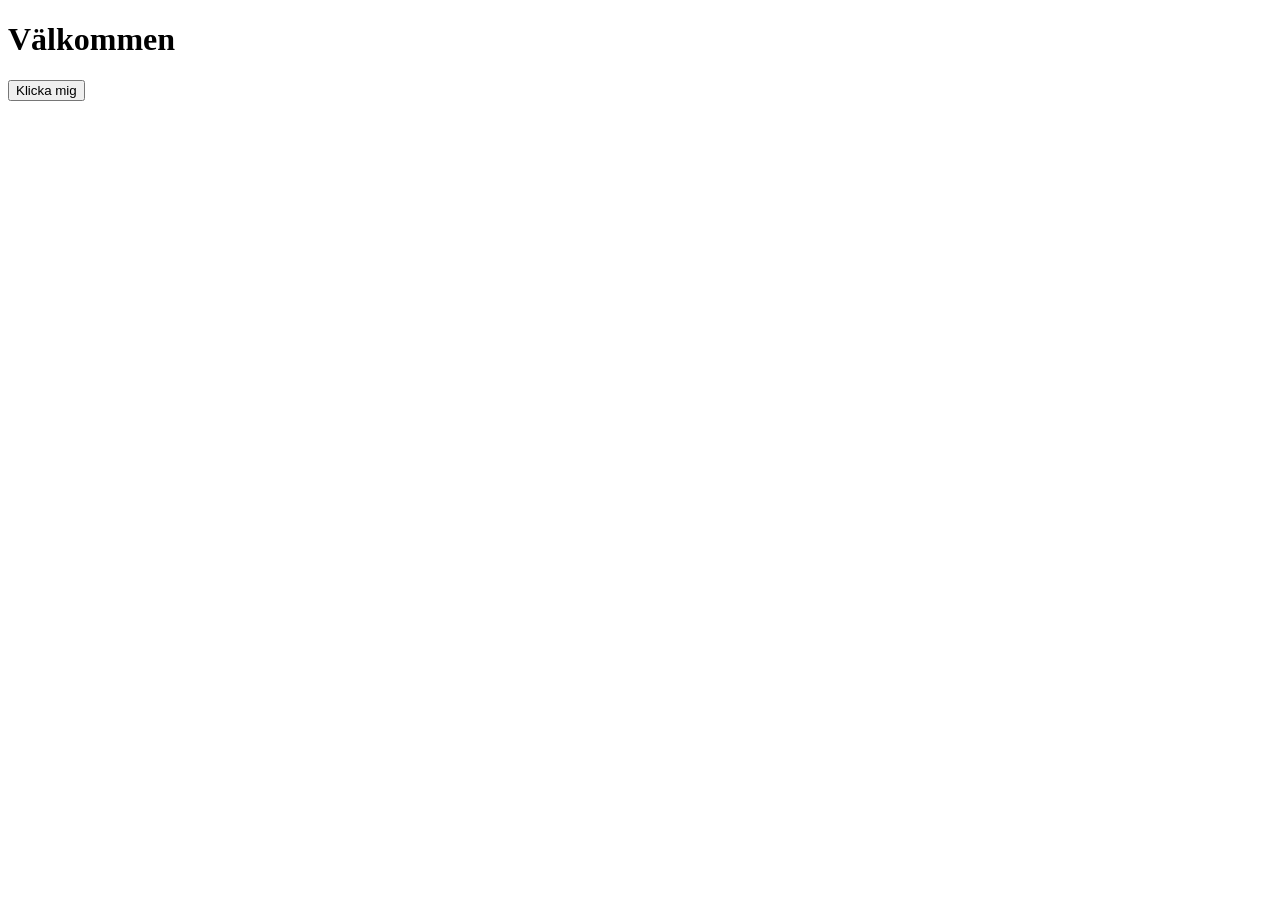
<file: interactivity-js-example/index.html>
<!DOCTYPE html>
<html lang="en">
<head>
    <meta charset="UTF-8">
    <meta name="viewport" content="width=device-width, initial-scale=1.0">
    <title>Document</title>
    <link rel="stylesheet" href="css/styles.css">
</head>
<body>
    <h1>Välkommen</h1>
    <button>Klicka mig</button>

    <script src="js/index.js"></script>
</body>
</html>
</file>
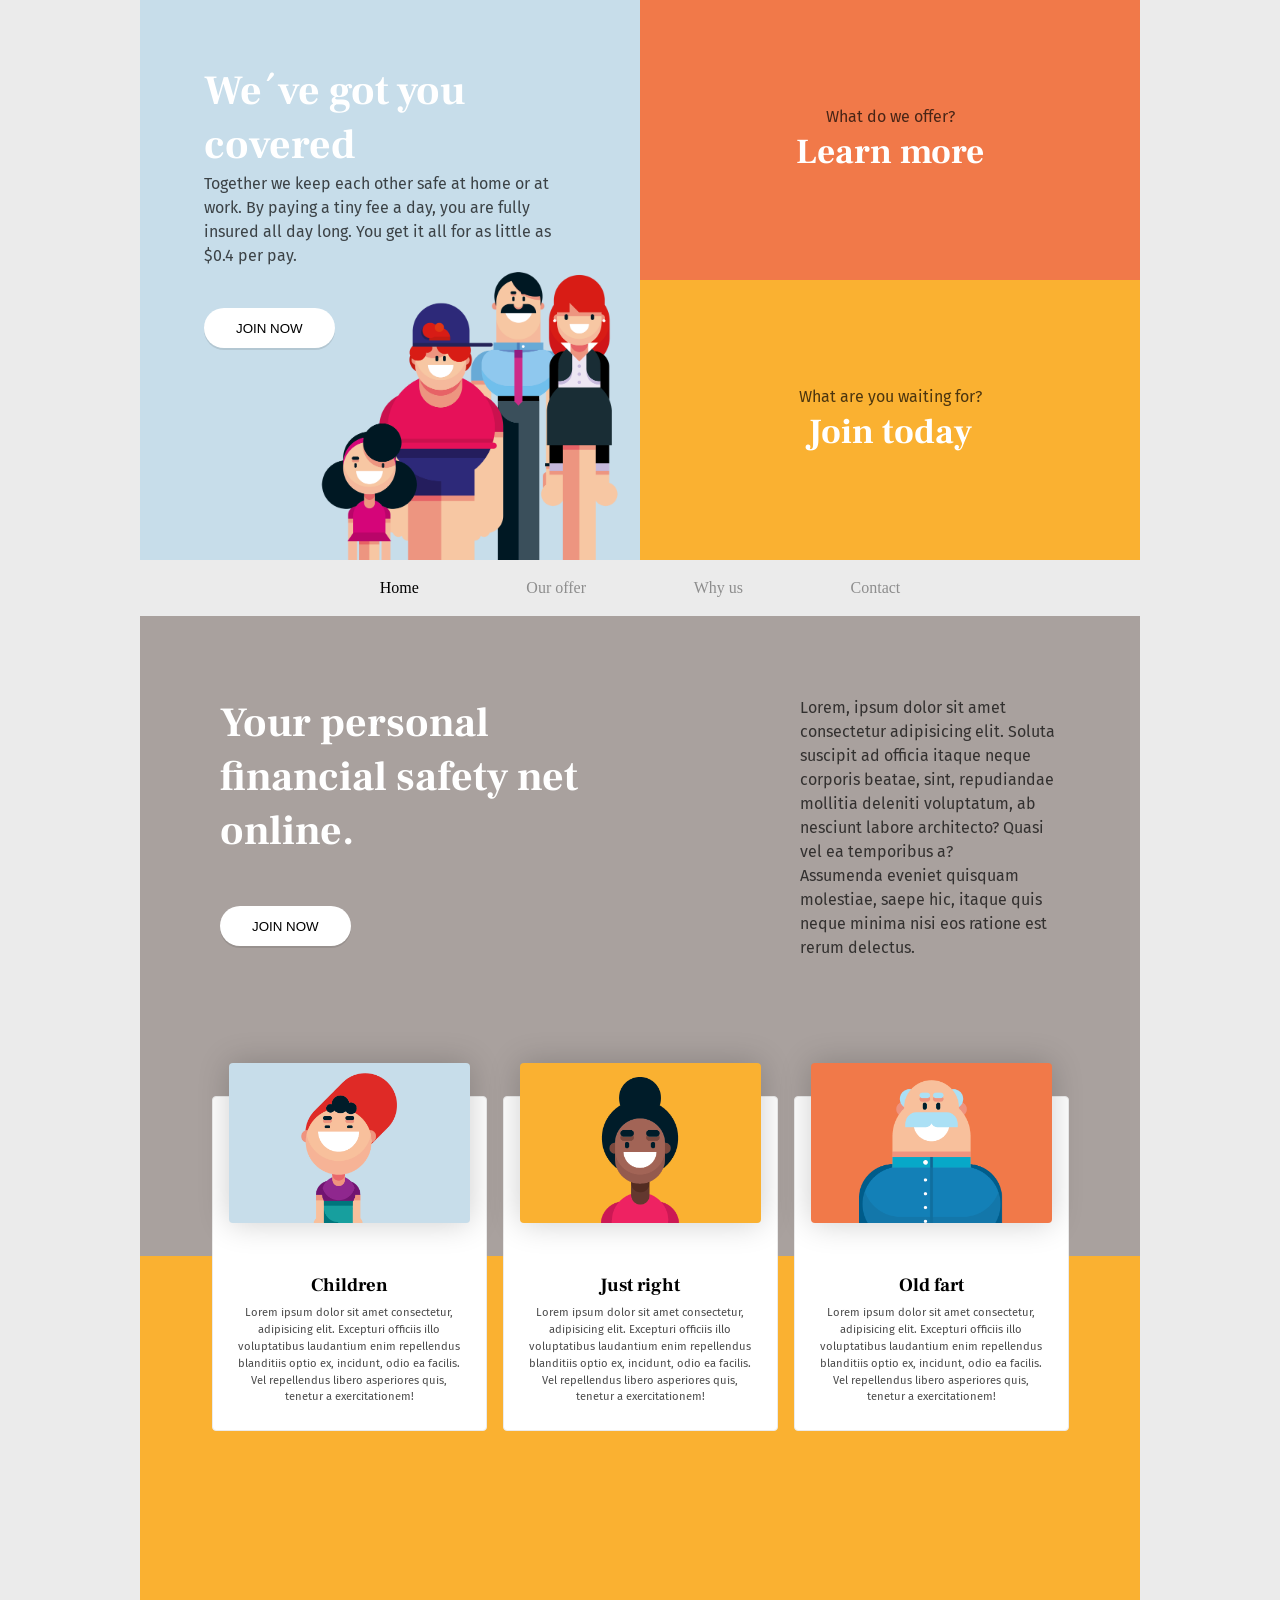
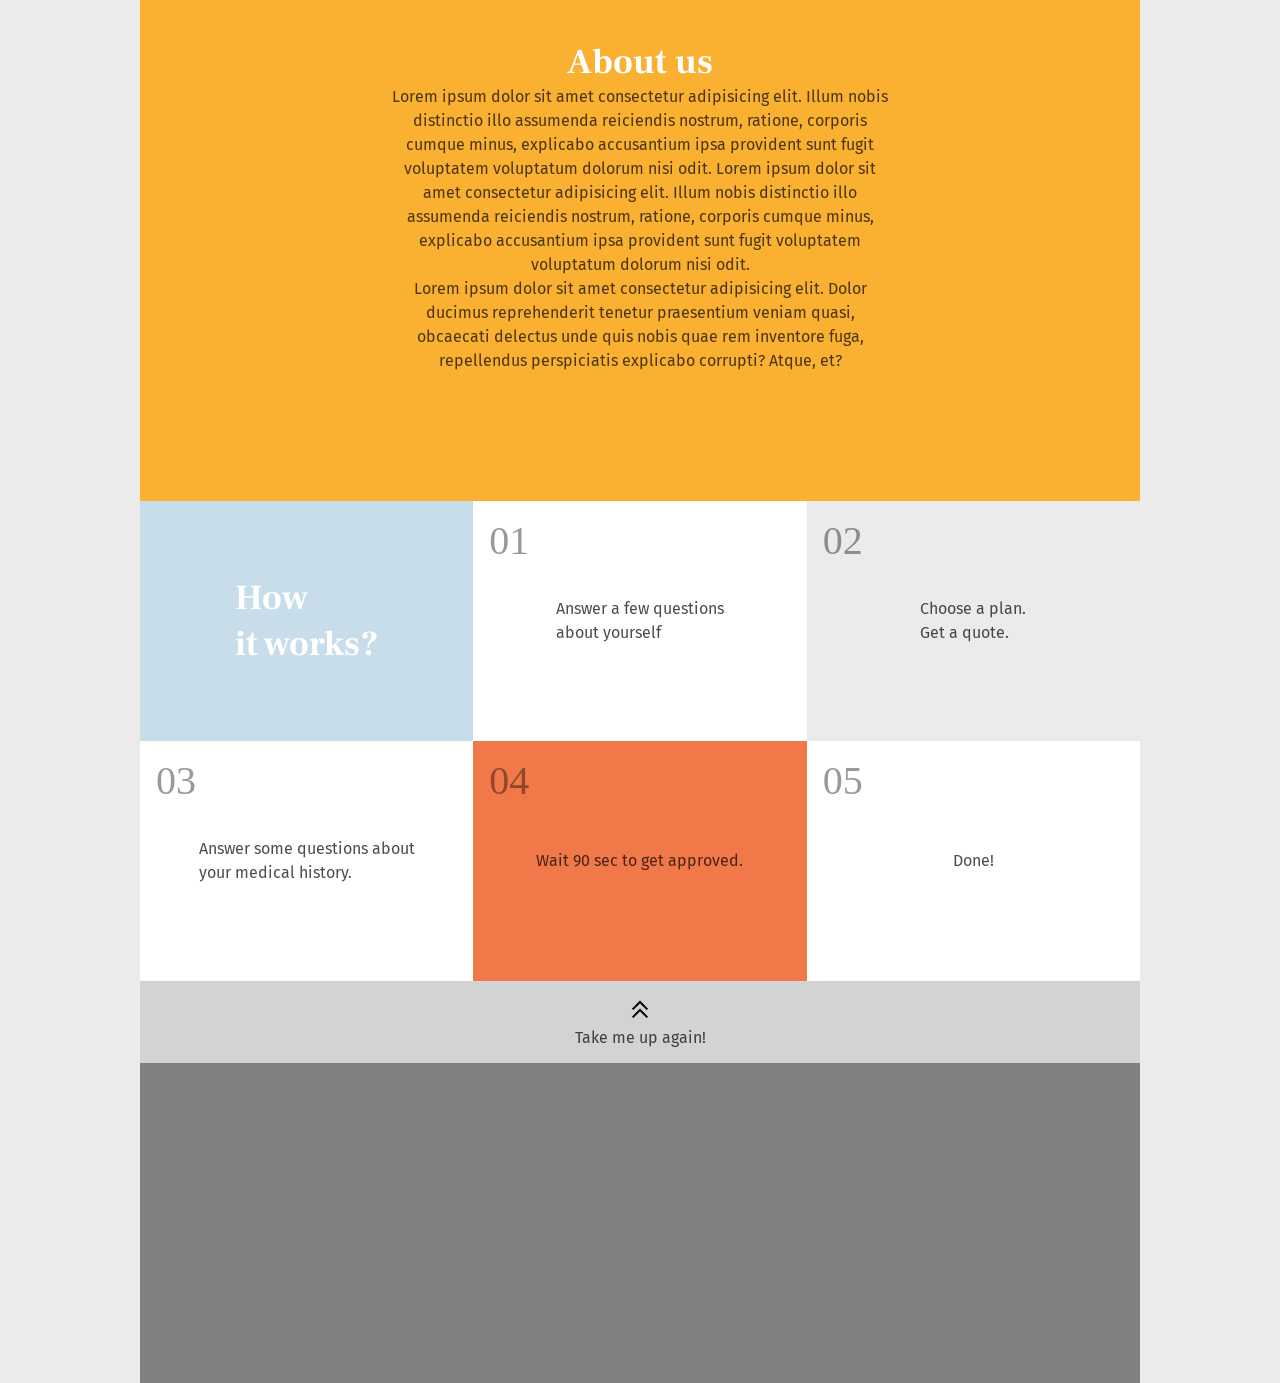
<file: responsive-insurance-example/index.html>
<!DOCTYPE html>
<html lang="en">
<head>
    <meta charset="UTF-8">
    <meta name="viewport" content="width=device-width, initial-scale=1.0">
    <link href="https://fonts.googleapis.com/css?family=Fira+Sans|Frank+Ruhl+Libre&display=swap" rel="stylesheet">
    <title>Document</title>
    <link rel="stylesheet" href="css/styles.css">
</head>
<body>
    <div class="wrapper"> <!-- Grid container -->
        <section class="welcome">
            <h1 class="welcome__heading">We´ve got you covered</h1>
            <p class="welcome__text">Together we keep each other safe at home or at work. 
                By paying a tiny fee a day, you are fully insured  all day long. 
                You get it all for as little as <span>$0.4 per pay.</span>
            </p>
            <button class="join-button">Join now</button>
        </section> <!-- Grid item -->
        <article class="learn">
            <p>What do we offer?</p>
            <h2>Learn more</h2>
        </article> <!-- Grid item -->
        <article class="join">
            <p>What are you waiting for?</p>
            <h2>Join today</h2>
        </article> <!-- Grid item -->
        <nav class="navigation">
            <a href="#" class="navigation__item active">Home</a>
            <a href="#" class="navigation__item">Our offer</a>
            <a href="#" class="navigation__item">Why us</a>
            <a href="#" class="navigation__item">Contact</a>
        </nav> <!-- Grid item -->
        <section class="info">
            <section class="info__join">
                <h1>Your personal financial safety net online.</h1>
                <button class="join-button">Join now</button>
            </section>
            <article class="info__text">
                <p>Lorem, ipsum dolor sit amet consectetur adipisicing elit. 
                    Soluta suscipit ad officia itaque neque corporis beatae, sint, 
                    repudiandae mollitia deleniti voluptatum, 
                    ab nesciunt labore architecto? Quasi vel ea temporibus a?
                </p>
                <p>Assumenda eveniet quisquam molestiae, saepe hic, 
                    itaque quis neque minima nisi eos ratione est rerum delectus.
                </p>
            </article>
        </section> <!-- Grid item -->
        <section class="cards">
            <section class="card">
                <figure class="card__children"></figure>
                <h3>Children</h3>
                <p>Lorem ipsum dolor sit amet consectetur, adipisicing elit. 
                    Excepturi officiis illo voluptatibus laudantium enim repellendus 
                    blanditiis optio ex, incidunt, odio ea facilis. 
                    Vel repellendus libero asperiores quis, tenetur a exercitationem!
                </p>
            </section>
            <section class="card">
                <figure class="card__just-right"></figure>
                <h3>Just right</h3>
                <p>Lorem ipsum dolor sit amet consectetur, adipisicing elit. 
                    Excepturi officiis illo voluptatibus laudantium enim repellendus 
                    blanditiis optio ex, incidunt, odio ea facilis. 
                    Vel repellendus libero asperiores quis, tenetur a exercitationem!
                </p>
            </section>
            <section class="card">
                <figure class="card__old-fart"></figure>
                <h3>Old fart</h3>
                <p>Lorem ipsum dolor sit amet consectetur, adipisicing elit. 
                    Excepturi officiis illo voluptatibus laudantium enim repellendus 
                    blanditiis optio ex, incidunt, odio ea facilis. 
                    Vel repellendus libero asperiores quis, tenetur a exercitationem!
                </p>
            </section>
        </section> <!-- Grid item -->
        <article class="about-us">
            <h2>About us</h2>
            <p>Lorem ipsum dolor sit amet consectetur adipisicing elit. 
                Illum nobis distinctio illo assumenda reiciendis nostrum, ratione, 
                corporis cumque minus, explicabo accusantium ipsa provident 
                sunt fugit voluptatem voluptatum dolorum nisi odit.
                Lorem ipsum dolor sit amet consectetur adipisicing elit. 
                Illum nobis distinctio illo assumenda reiciendis nostrum, ratione, 
                corporis cumque minus, explicabo accusantium ipsa provident 
                sunt fugit voluptatem voluptatum dolorum nisi odit.
            </p>
            <p>Lorem ipsum dolor sit amet consectetur adipisicing elit. 
                Dolor ducimus reprehenderit tenetur praesentium veniam quasi, 
                obcaecati delectus unde quis nobis quae rem inventore fuga, 
                repellendus perspiciatis explicabo corrupti? Atque, et?
            </p>
        </article> <!-- Grid item -->
        <section class="how">
            <article class="how__box how__box--blue">
                <h2>How<br> it works?</h2>
            </article>
            <article class="how__box">
                <aside>01</aside>
                <p>Answer a few questions<br> about yourself</p>
            </article>
            <article class="how__box how__box--grey">
                <aside>02</aside>
                <p>Choose a plan. 
                    <br>
                    Get a quote.</p>
            </article>
            <article class="how__box">
                <aside>03</aside>
                <p>Answer some questions about <br> your medical history.</p>
            </article>
            <article class="how__box how__box--orange">
                <aside>04</aside>
                <p>Wait 90 sec to get approved.</p>
            </article>
            <article class="how__box">
                <aside>05</aside>
                <p>Done!</p>
            </article>
        </section> <!-- Grid item -->
        <section class="up">
            <img src="img/chevrons-up.svg" />
            <p>Take me up again!</p>
        </section> <!-- Grid item -->
        <footer class="footer"></footer> <!-- Grid item -->
    </div>
</body>
</html>
</file>
<file: interactivity-js-example/css/styles.css>
.blue {
    color: blue;
}
</file>
<file: responsive-insurance-example/css/styles.css>
* {
    box-sizing: border-box;
}

body {
    width: 100vw;
    height: 100vh;
    margin: 0;
    background-color: #EBEBEB;
    display: flex;
    justify-content: center;
}

h1, h2, h3 {
    font-family: 'Frank Ruhl Libre', serif;
}

h1 {
    font-size: 2.6rem;
    margin: 0;
    color: #fff;
}

h2 {
    font-size: 2.2rem;
    margin: 0;
    color: #fff;
}
  
p {
    font-family: 'Fira Sans', sans-serif;
    color: rgba(0, 0, 0, 0.7);
    margin: 0;
    line-height: 1.5;
}

.wrapper {
    max-width: 1000px;
    display: grid;
    grid-template-columns: repeat(6, 1fr);
    grid-auto-rows: auto;
    grid-template-areas: 
    "welcome welcome welcome learn learn learn"
    "welcome welcome welcome join join join"
    ". navigation navigation navigation navigation ."
    "info info info info info info"
    "cards cards cards cards cards cards"
    "about about about about about about"
    "how how how how how how"
    "up up up up up up"
    "footer footer footer footer footer footer" ;
}

.welcome {
    grid-area: welcome;
    height: 35rem;
    background-image: url("../img/family.png");
    background-position: 90% bottom;
    background-size: 60%;
    background-repeat: no-repeat;
    background-color: #C7DDEA;
    padding: 4rem;
}

.welcome__text {
    margin-bottom: 2.5rem;
}

.learn {
    grid-area: learn;
    display: flex;
    flex-direction: column;
    justify-content: center;
    align-items: center;
    background-color: #F17949;
    min-height: 15rem;
}

.join {
    grid-area: join;
    display: flex;
    flex-direction: column;
    justify-content: center;
    align-items: center;
    background-color: #FAB131;
    min-height: 15rem;
}

.join-button {
    background-color: #fff;
    text-transform: uppercase;
    padding: 0 2rem;
    border-radius: 999rem;
    border: none;
    height: 2.5rem;
    cursor: pointer;
    box-shadow: 0 2px 0 rgba(0, 0, 0, 0.1);
}

.navigation {
    grid-area: navigation;
    display: flex;
    justify-content: space-around;
    padding: 1.2rem;
}

.navigation__item {
    text-decoration: none;
    color: rgba(0, 0, 0, 0.4);
}

.active {
    color: #000000;
}

.info {
    grid-area: info;
    display: flex;
    background-color: #A9A19E;
    height: 40rem;
}

.info__join {
    padding: 5rem;
}

.info__join h1 {
    max-width: 500px;
    margin-bottom: 3rem;
}

.info__text {
    max-width: 420px;
    padding: 5rem;
}

.cards {
    grid-area: cards;
    display: flex;
    justify-content: center;
    background-color: #FAB131;
    padding: 2rem 2rem 0rem 2rem;
    flex-wrap: wrap;
}

.card {
    background-color: #fff;
    display: flex;
    flex-direction: column;
    justify-content: center;
    align-items: center;
    max-width: 275px;
    border: 1px solid #EBEBEB;
    border-radius: 4px;
    margin: 0.5rem;
    padding: 1rem;
    transform: translateY(-200px);
}

.card h3 {
    margin: 0;
}

.card p {
    font-size: 0.7rem;
    text-align: center;
    color: rgba(0, 0, 0, 0.7);
    padding: 0.5rem;
}

.card__children, .card__just-right, .card__old-fart {
    width: 100%;
    height: 10rem;
    box-shadow: 0 0 2rem rgba(0, 0, 0, 0.2);
    border-radius: 4px;
    transform: translateY(-50px);
    margin: 0;
}

.card__children {
    background-image: url("../img/child.png");
    background-repeat: no-repeat;
    background-size: 40%;
    background-position: center -55%;
    background-color: #C7DDEA;
}

.card__just-right {
    background-image: url("../img/adult.png");
    background-repeat: no-repeat;
    background-size: 40%;
    background-position: center -5%;
    background-color: #FAB131;
}

.card__old-fart {
    background-image: url("../img/old.png");
    background-repeat: no-repeat;
    background-size: 60%;
    background-position: center -7%;
    background-color: #F17949;
}

.about-us {
    grid-area: about;
    display: flex;
    flex-direction: column;
    align-items: center;
    background-color: #FAB131;
    padding-bottom: 8rem;
}

.about-us p {
    max-width: 500px;
    text-align: center;
}

.how {
    grid-area: how;
    display: grid;
    grid-template-columns: repeat(3, 1fr);
}

.how__box {
    display: flex;
    flex-direction: column;
    align-items: center;
    justify-content: center;
    height: 15rem;
    background-color: #fff;
    position: relative;
}

.how__box aside {
    position: absolute;
    top: 0;
    left: 0;
    margin: 1rem;
    font-size: 2.5rem;
    color: rgba(0, 0, 0, 0.4);
}

.how__box p {
    margin-top: auto;
    margin-bottom: auto;
}

.how__box--blue {
    background-color: #C7DDEA;
}

.how__box--grey {
    background-color: #EBEBEB;
}

.how__box--orange {
    background-color: #F17949;
}

.up {
    grid-area: up;
    display: flex;
    flex-direction: column;
    justify-content: center;
    align-items: center;
    background-color: lightgray;
    padding: 0.8rem;
}

.footer {
    grid-area: footer;
    min-height: 20rem;
    background-color: gray;
}

@media screen and (max-width: 768px) {
    .wrapper {
        grid-template-columns: 100%;
        grid-template-areas: 
        "welcome"
        "learn"
        "join"
        "navigation"
        "info"
        "cards"
        "about"
        "how"
        "up"
        "footer";
    }

    .info {
        flex-direction: column;
        height: 50rem;
    }

    .info__join {
        padding: 1rem 5rem;
    }

    .info__text {
        padding: 1rem 5rem;
    }

    .cards {
        background-color: #A9A19E;
    }

    .card {
        transform: none;
        margin: 3rem 0rem;
    }

    .about-us {
        padding: 8rem 2rem;
    }

    .how {
        grid-template-columns: 100%;
    }
}
</file>
